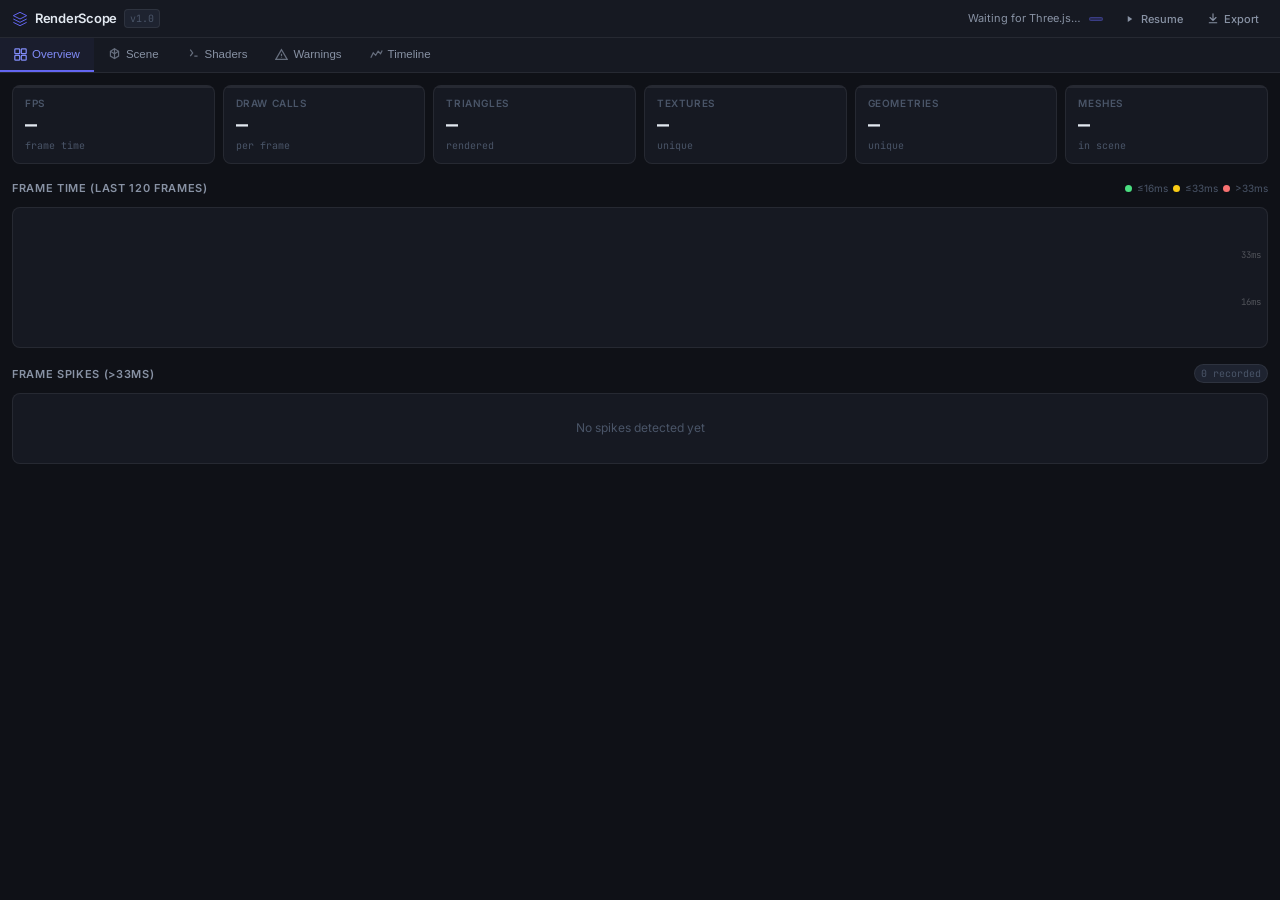
<file: devtools/panel.html>
<!DOCTYPE html>
<html lang="en">
<head>
  <meta charset="UTF-8">
  <meta name="viewport" content="width=device-width, initial-scale=1.0">
  <title>RenderScope</title>
  <link rel="preconnect" href="https://fonts.googleapis.com">
  <link rel="preconnect" href="https://fonts.gstatic.com" crossorigin>
  <link href="https://fonts.googleapis.com/css2?family=Inter:wght@300;400;500;600;700&family=JetBrains+Mono:wght@400;500&display=swap" rel="stylesheet">
  <link rel="stylesheet" href="styles.css">
</head>
<body>

  <!-- ── Header ─────────────────────────────────────────────────── -->
  <header class="app-header">
    <div class="header-brand">
      <svg class="brand-icon" viewBox="0 0 24 24" fill="none" xmlns="http://www.w3.org/2000/svg">
        <path d="M12 2L2 7l10 5 10-5-10-5z" stroke="currentColor" stroke-width="1.5" stroke-linejoin="round"/>
        <path d="M2 17l10 5 10-5" stroke="currentColor" stroke-width="1.5" stroke-linejoin="round"/>
        <path d="M2 12l10 5 10-5" stroke="currentColor" stroke-width="1.5" stroke-linejoin="round"/>
      </svg>
      <span class="brand-name">RenderScope</span>
      <span class="brand-version">v1.0</span>
    </div>

    <div class="header-status">
      <div class="status-indicator" id="statusIndicator">
        <span class="status-dot" id="statusDot"></span>
        <span class="status-text" id="statusText">Waiting for Three.js…</span>
      </div>
      <span class="three-version" id="threeVersion"></span>
    </div>

    <div class="header-controls">
      <button class="btn btn-ghost btn-sm" id="btnToggleProfiling" title="Pause/Resume profiling">
        <svg id="iconPlay" viewBox="0 0 16 16" fill="currentColor" width="12" height="12">
          <path d="M11 8L5 4v8l6-4z"/>
        </svg>
        <svg id="iconPause" viewBox="0 0 16 16" fill="currentColor" width="12" height="12" style="display:none">
          <rect x="4" y="3" width="3" height="10"/>
          <rect x="9" y="3" width="3" height="10"/>
        </svg>
        <span id="profilingLabel">Resume</span>
      </button>
      <button class="btn btn-ghost btn-sm" id="btnExport" title="Export performance report as JSON">
        <svg viewBox="0 0 16 16" fill="currentColor" width="12" height="12">
          <path d="M8 1v9M4 6l4 4 4-4M3 13h10" stroke="currentColor" stroke-width="1.5" fill="none" stroke-linecap="round"/>
        </svg>
        Export
      </button>
    </div>
  </header>

  <!-- ── Tab Bar ────────────────────────────────────────────────── -->
  <nav class="tab-bar" role="tablist">
    <button class="tab active" id="tab-overview"  role="tab" data-tab="overview">
      <svg viewBox="0 0 16 16" fill="none" stroke="currentColor" stroke-width="1.5" width="13" height="13">
        <rect x="1" y="1" width="6" height="6" rx="1"/>
        <rect x="9" y="1" width="6" height="6" rx="1"/>
        <rect x="1" y="9" width="6" height="6" rx="1"/>
        <rect x="9" y="9" width="6" height="6" rx="1"/>
      </svg>
      Overview
    </button>
    <button class="tab" id="tab-scene" role="tab" data-tab="scene">
      <svg viewBox="0 0 16 16" fill="none" stroke="currentColor" stroke-width="1.5" width="13" height="13">
        <path d="M8 1l5 3v6l-5 3-5-3V4z"/>
        <path d="M8 1v12M3 4l5 3 5-3"/>
      </svg>
      Scene
    </button>
    <button class="tab" id="tab-shaders" role="tab" data-tab="shaders">
      <svg viewBox="0 0 16 16" fill="none" stroke="currentColor" stroke-width="1.5" width="13" height="13">
        <path d="M4 2l3 4-3 4M9 10h4"/>
      </svg>
      Shaders
    </button>
    <button class="tab" id="tab-warnings" role="tab" data-tab="warnings">
      <svg viewBox="0 0 16 16" fill="none" stroke="currentColor" stroke-width="1.5" width="13" height="13">
        <path d="M8 2L1 14h14L8 2z"/>
        <path d="M8 7v3M8 11.5v.5"/>
      </svg>
      Warnings
      <span class="badge" id="warningsBadge" style="display:none">0</span>
    </button>
    <button class="tab" id="tab-timeline" role="tab" data-tab="timeline">
      <svg viewBox="0 0 16 16" fill="none" stroke="currentColor" stroke-width="1.5" width="13" height="13">
        <polyline points="1,12 4,6 7,9 10,4 13,7 15,3"/>
      </svg>
      Timeline
    </button>
  </nav>

  <!-- ── Tab Panels ─────────────────────────────────────────────── -->
  <main class="tab-content">

    <!-- ──────────── OVERVIEW TAB ──────────────────────────────── -->
    <section class="panel active" id="panel-overview">

      <!-- Metric Cards Row -->
      <div class="metric-grid">
        <div class="metric-card" id="card-fps">
          <div class="metric-label">FPS</div>
          <div class="metric-value" id="metFps">—</div>
          <div class="metric-sub" id="metFpsSub">frame time</div>
        </div>
        <div class="metric-card" id="card-drawcalls">
          <div class="metric-label">Draw Calls</div>
          <div class="metric-value" id="metDrawCalls">—</div>
          <div class="metric-sub">per frame</div>
        </div>
        <div class="metric-card" id="card-triangles">
          <div class="metric-label">Triangles</div>
          <div class="metric-value" id="metTriangles">—</div>
          <div class="metric-sub">rendered</div>
        </div>
        <div class="metric-card" id="card-textures">
          <div class="metric-label">Textures</div>
          <div class="metric-value" id="metTextures">—</div>
          <div class="metric-sub">unique</div>
        </div>
        <div class="metric-card" id="card-geometries">
          <div class="metric-label">Geometries</div>
          <div class="metric-value" id="metGeometries">—</div>
          <div class="metric-sub">unique</div>
        </div>
        <div class="metric-card" id="card-meshes">
          <div class="metric-label">Meshes</div>
          <div class="metric-value" id="metMeshes">—</div>
          <div class="metric-sub">in scene</div>
        </div>
      </div>

      <!-- Mini frame-time chart -->
      <div class="section-header">
        <span>Frame Time (last 120 frames)</span>
        <div class="legend-row">
          <span class="legend-dot legend-ok"></span><span>≤16ms</span>
          <span class="legend-dot legend-warn"></span><span>≤33ms</span>
          <span class="legend-dot legend-err"></span><span>>33ms</span>
        </div>
      </div>
      <div class="chart-container">
        <canvas id="frameChart" width="800" height="80"></canvas>
        <div class="chart-targets">
          <span class="target-line-label" style="bottom: calc(100% * (16/50));">16ms</span>
          <span class="target-line-label" style="bottom: calc(100% * (33/50));">33ms</span>
        </div>
      </div>

      <!-- Recent Spikes -->
      <div class="section-header">
        <span>Frame Spikes (&gt;33ms)</span>
        <span class="badge-outline" id="spikeCount">0 recorded</span>
      </div>
      <div class="spike-list" id="spikeList">
        <div class="empty-state">No spikes detected yet</div>
      </div>

    </section>

    <!-- ──────────── SCENE TAB ─────────────────────────────────── -->
    <section class="panel" id="panel-scene">

      <div class="toolbar">
        <div class="search-box">
          <svg viewBox="0 0 16 16" fill="none" stroke="currentColor" stroke-width="1.5" width="13" height="13">
            <circle cx="7" cy="7" r="5"/>
            <path d="M11 11l3 3"/>
          </svg>
          <input type="text" id="sceneSearch" placeholder="Filter objects…" autocomplete="off">
        </div>
        <div class="sort-controls">
          <label>Sort by</label>
          <select id="sceneSort">
            <option value="cost">Cost</option>
            <option value="triangles">Triangles</option>
            <option value="textures">Textures</option>
            <option value="name">Name</option>
          </select>
        </div>
        <label class="toggle-label">
          <input type="checkbox" id="showInvisible"> Show hidden
        </label>
      </div>

      <!-- Totals bar -->
      <div class="totals-bar" id="sceneTotalsBar">
        <span id="sceneObjCount">— objects</span>
        <span class="sep">•</span>
        <span id="sceneTotalTris">— triangles</span>
        <span class="sep">•</span>
        <span id="sceneTotalTex">— textures</span>
        <span class="sep">•</span>
        <span id="sceneShadowLights">— shadow lights</span>
      </div>

      <!-- Object table -->
      <div class="table-wrapper">
        <table class="data-table" id="sceneTable">
          <thead>
            <tr>
              <th>Object</th>
              <th>Type</th>
              <th class="num">Triangles</th>
              <th class="num">Textures</th>
              <th>Material</th>
              <th class="num">Cost</th>
              <th>Actions</th>
            </tr>
          </thead>
          <tbody id="sceneTableBody">
            <tr class="empty-row"><td colspan="7" class="empty-state">Waiting for scene data…</td></tr>
          </tbody>
        </table>
      </div>
    </section>

    <!-- ──────────── SHADERS TAB ───────────────────────────────── -->
    <section class="panel" id="panel-shaders">

      <div class="section-header" style="margin-top: 0;">
        <span>Intercepted Shaders</span>
        <span class="hint-text">Shaders are captured when materials compile for the first time</span>
      </div>

      <div id="shaderList" class="shader-list">
        <div class="empty-state">No shaders intercepted yet.<br>Shaders are captured on first render of each material.</div>
      </div>

    </section>

    <!-- ──────────── WARNINGS TAB ─────────────────────────────── -->
    <section class="panel" id="panel-warnings">

      <div class="toolbar" style="justify-content: flex-end; gap: 8px;">
        <label class="toggle-label">
          <input type="checkbox" id="filterErrors" checked> Errors
        </label>
        <label class="toggle-label">
          <input type="checkbox" id="filterWarnings" checked> Warnings
        </label>
        <label class="toggle-label">
          <input type="checkbox" id="filterInfo" checked> Info
        </label>
      </div>

      <div id="warningsList" class="warnings-list">
        <div class="empty-state">No warnings yet — great job, or scene hasn't rendered yet.</div>
      </div>

    </section>

    <!-- ──────────── TIMELINE TAB ─────────────────────────────── -->
    <section class="panel" id="panel-timeline">

      <div class="section-header" style="margin-top:0;">
        <span>Frame Time Timeline</span>
        <div class="timeline-controls">
          <button class="btn btn-ghost btn-sm" id="btnClearTimeline">Clear</button>
        </div>
      </div>

      <div class="chart-container large">
        <canvas id="timelineChart" width="800" height="160"></canvas>
      </div>

      <div class="stats-row">
        <div class="stat-pill">
          <span class="stat-label">Min</span>
          <span class="stat-value mono" id="statMin">—</span>
        </div>
        <div class="stat-pill">
          <span class="stat-label">Avg</span>
          <span class="stat-value mono" id="statAvg">—</span>
        </div>
        <div class="stat-pill">
          <span class="stat-label">Max</span>
          <span class="stat-value mono" id="statMax">—</span>
        </div>
        <div class="stat-pill">
          <span class="stat-label">P95</span>
          <span class="stat-value mono" id="statP95">—</span>
        </div>
        <div class="stat-pill">
          <span class="stat-label">Spikes</span>
          <span class="stat-value mono" id="statSpikes">0</span>
        </div>
      </div>

    </section>

  </main>

  <script src="panel.js"></script>
</body>
</html>
</file>
<file: devtools/styles.css>
/* ============================================================
   RenderScope DevTools Panel — styles.css
   Dark, DevTools-native aesthetic with premium micro-details.
   ============================================================ */

/* ── Design Tokens ────────────────────────────────────────── */
:root {
  --bg-base:        #0f1117;
  --bg-surface:     #161922;
  --bg-elevated:    #1e2330;
  --bg-hover:       #252a3a;
  --bg-active:      #2c3347;

  --border:         rgba(255, 255, 255, 0.07);
  --border-strong:  rgba(255, 255, 255, 0.12);

  --text-primary:   #e2e8f0;
  --text-secondary: #8892a4;
  --text-muted:     #4a5568;
  --text-accent:    #818cf8;

  --accent:         #6366f1;
  --accent-glow:    rgba(99, 102, 241, 0.25);

  --green:          #4ade80;
  --yellow:         #facc15;
  --red:            #f87171;
  --orange:         #fb923c;
  --blue:           #60a5fa;
  --purple:         #c084fc;

  --green-muted:    rgba(74, 222, 128, 0.12);
  --yellow-muted:   rgba(250, 204, 21, 0.12);
  --red-muted:      rgba(248, 113, 113, 0.12);

  --font-sans:      'Inter', -apple-system, BlinkMacSystemFont, sans-serif;
  --font-mono:      'JetBrains Mono', 'Consolas', monospace;

  --radius-sm:    4px;
  --radius-md:    8px;
  --radius-lg:   12px;
  --radius-pill: 999px;

  --transition:  0.15s ease;
  --shadow-sm:   0 1px 4px rgba(0,0,0,0.4);
  --shadow-md:   0 4px 16px rgba(0,0,0,0.5);
}

/* ── Reset ────────────────────────────────────────────────── */
*, *::before, *::after { box-sizing: border-box; margin: 0; padding: 0; }

html, body {
  width: 100%;
  height: 100%;
  overflow: hidden;
}

body {
  font-family: var(--font-sans);
  font-size: 12px;
  line-height: 1.5;
  background: var(--bg-base);
  color: var(--text-primary);
  display: flex;
  flex-direction: column;
}

/* ── Scrollbar ────────────────────────────────────────────── */
::-webkit-scrollbar { width: 6px; height: 6px; }
::-webkit-scrollbar-track { background: transparent; }
::-webkit-scrollbar-thumb { background: rgba(255,255,255,0.15); border-radius: 3px; }
::-webkit-scrollbar-thumb:hover { background: rgba(255,255,255,0.25); }

/* ── Header ───────────────────────────────────────────────── */
.app-header {
  display: flex;
  align-items: center;
  gap: 12px;
  padding: 0 12px;
  height: 38px;
  background: var(--bg-surface);
  border-bottom: 1px solid var(--border);
  flex-shrink: 0;
}

.header-brand {
  display: flex;
  align-items: center;
  gap: 7px;
}

.brand-icon {
  width: 16px;
  height: 16px;
  color: var(--accent);
}

.brand-name {
  font-weight: 600;
  font-size: 13px;
  letter-spacing: -0.02em;
  color: var(--text-primary);
}

.brand-version {
  font-size: 10px;
  color: var(--text-muted);
  font-family: var(--font-mono);
  background: var(--bg-elevated);
  padding: 1px 5px;
  border-radius: var(--radius-sm);
  border: 1px solid var(--border);
}

.header-status {
  display: flex;
  align-items: center;
  gap: 8px;
  margin-left: auto;
}

.status-indicator {
  display: flex;
  align-items: center;
  gap: 5px;
}

.status-dot {
  width: 6px;
  height: 6px;
  border-radius: 50%;
  flex-shrink: 0;
  transition: background var(--transition), box-shadow var(--transition);
}

.dot-active {
  background: var(--green);
  box-shadow: 0 0 0 2px rgba(74, 222, 128, 0.25);
  animation: pulse-green 2s infinite;
}

.dot-idle   { background: var(--text-muted); }
.dot-paused { background: var(--yellow); }
.dot-error  { background: var(--red); }

@keyframes pulse-green {
  0%, 100% { box-shadow: 0 0 0 2px rgba(74,222,128,0.25); }
  50%       { box-shadow: 0 0 0 4px rgba(74,222,128,0.1); }
}

.status-text {
  font-size: 11px;
  color: var(--text-secondary);
}

.three-version {
  font-size: 10px;
  font-family: var(--font-mono);
  color: var(--text-accent);
  background: var(--accent-glow);
  padding: 1px 6px;
  border-radius: var(--radius-pill);
  border: 1px solid rgba(99,102,241,0.3);
}

.header-controls {
  display: flex;
  gap: 6px;
}

/* ── Buttons ──────────────────────────────────────────────── */
.btn {
  display: inline-flex;
  align-items: center;
  gap: 5px;
  border: 1px solid var(--border-strong);
  border-radius: var(--radius-sm);
  background: var(--bg-elevated);
  color: var(--text-secondary);
  font-family: var(--font-sans);
  font-size: 11px;
  font-weight: 500;
  cursor: pointer;
  transition: all var(--transition);
  white-space: nowrap;
}

.btn:hover { background: var(--bg-hover); color: var(--text-primary); border-color: var(--border-strong); }
.btn:active { background: var(--bg-active); }

.btn-sm { padding: 3px 8px; height: 24px; }

.btn-ghost { background: transparent; border-color: transparent; }
.btn-ghost:hover { background: var(--bg-elevated); border-color: var(--border); }

.btn-icon {
  display: inline-flex;
  align-items: center;
  justify-content: center;
  width: 22px;
  height: 22px;
  padding: 0;
  border: 1px solid transparent;
  border-radius: var(--radius-sm);
  background: transparent;
  color: var(--text-muted);
  cursor: pointer;
  transition: all var(--transition);
}

.btn-icon:hover { background: var(--bg-hover); color: var(--text-primary); border-color: var(--border); }
.btn-icon.active { background: var(--accent-glow); color: var(--accent); border-color: rgba(99,102,241,0.4); }

/* ── Tab Bar ──────────────────────────────────────────────── */
.tab-bar {
  display: flex;
  align-items: stretch;
  background: var(--bg-surface);
  border-bottom: 1px solid var(--border);
  flex-shrink: 0;
  overflow-x: auto;
}

.tab {
  display: inline-flex;
  align-items: center;
  gap: 5px;
  padding: 0 14px;
  height: 34px;
  font-size: 11.5px;
  font-weight: 500;
  color: var(--text-secondary);
  background: transparent;
  border: none;
  border-bottom: 2px solid transparent;
  cursor: pointer;
  white-space: nowrap;
  transition: all var(--transition);
  position: relative;
}

.tab:hover { color: var(--text-primary); background: var(--bg-hover); }

.tab.active {
  color: var(--text-accent);
  border-bottom-color: var(--accent);
  background: rgba(99,102,241,0.05);
}

.tab svg { opacity: 0.7; }
.tab.active svg { opacity: 1; }

/* ── Tab Content ──────────────────────────────────────────── */
.tab-content {
  flex: 1;
  overflow: hidden;
  position: relative;
}

.panel {
  display: none;
  flex-direction: column;
  height: 100%;
  overflow-y: auto;
  padding: 12px;
  gap: 10px;
}

.panel.active { display: flex; }

/* ── Metric Grid (Overview) ───────────────────────────────── */
.metric-grid {
  display: grid;
  grid-template-columns: repeat(6, 1fr);
  gap: 8px;
}

@media (max-width: 600px) {
  .metric-grid { grid-template-columns: repeat(3, 1fr); }
}

.metric-card {
  background: var(--bg-surface);
  border: 1px solid var(--border);
  border-radius: var(--radius-md);
  padding: 10px 12px;
  transition: border-color var(--transition);
  position: relative;
  overflow: hidden;
}

.metric-card::before {
  content: '';
  position: absolute;
  top: 0;
  left: 0;
  right: 0;
  height: 2px;
  background: var(--border);
  transition: background var(--transition);
}

.metric-card[data-health="good"]::before  { background: var(--green); }
.metric-card[data-health="warn"]::before  { background: var(--yellow); }
.metric-card[data-health="bad"]::before   { background: var(--red); }
.metric-card[data-health="good"] { border-color: rgba(74,222,128,0.2); }
.metric-card[data-health="warn"] { border-color: rgba(250,204,21,0.2); }
.metric-card[data-health="bad"]  { border-color: rgba(248,113,113,0.2); }

.metric-label {
  font-size: 10px;
  font-weight: 600;
  text-transform: uppercase;
  letter-spacing: 0.06em;
  color: var(--text-muted);
  margin-bottom: 4px;
}

.metric-value {
  font-family: var(--font-mono);
  font-size: 20px;
  font-weight: 700;
  color: var(--text-primary);
  line-height: 1;
  margin-bottom: 3px;
  letter-spacing: -0.02em;
}

.metric-sub {
  font-size: 10px;
  color: var(--text-muted);
  font-family: var(--font-mono);
}

/* ── Section Headers ──────────────────────────────────────── */
.section-header {
  display: flex;
  align-items: center;
  justify-content: space-between;
  font-size: 11px;
  font-weight: 600;
  color: var(--text-secondary);
  text-transform: uppercase;
  letter-spacing: 0.06em;
  margin-top: 6px;
}

.badge-outline {
  font-size: 10px;
  font-family: var(--font-mono);
  color: var(--text-muted);
  font-weight: 400;
  text-transform: none;
  letter-spacing: 0;
  background: var(--bg-elevated);
  padding: 1px 6px;
  border-radius: var(--radius-pill);
  border: 1px solid var(--border);
}

.hint-text {
  font-size: 10px;
  color: var(--text-muted);
  font-weight: 400;
  text-transform: none;
  letter-spacing: 0;
}

/* ── Frame Chart ──────────────────────────────────────────── */
.chart-container {
  background: var(--bg-surface);
  border: 1px solid var(--border);
  border-radius: var(--radius-md);
  position: relative;
  overflow: hidden;
  padding: 8px;
}

.chart-container canvas {
  display: block;
  width: 100%;
  height: auto;
}

.chart-container.large canvas {
  height: 160px;
}

.chart-targets {
  position: absolute;
  inset: 0;
  pointer-events: none;
}

.target-line-label {
  position: absolute;
  right: 6px;
  font-size: 9px;
  color: rgba(255,255,255,0.25);
  font-family: var(--font-mono);
  transform: translateY(50%);
}

.legend-row {
  display: flex;
  align-items: center;
  gap: 5px;
  font-size: 10px;
  color: var(--text-muted);
  font-weight: 400;
  text-transform: none;
  letter-spacing: 0;
}

.legend-dot {
  width: 7px;
  height: 7px;
  border-radius: 50%;
}

.legend-ok   { background: var(--green); }
.legend-warn { background: var(--yellow); }
.legend-err  { background: var(--red); }

/* ── Spike List ───────────────────────────────────────────── */
.spike-list {
  background: var(--bg-surface);
  border: 1px solid var(--border);
  border-radius: var(--radius-md);
  overflow: hidden;
}

.spike-item {
  display: flex;
  align-items: center;
  gap: 10px;
  padding: 6px 12px;
  border-bottom: 1px solid var(--border);
  font-size: 11px;
}

.spike-item:last-child { border-bottom: none; }

.spike-time {
  font-family: var(--font-mono);
  font-weight: 600;
  color: var(--red);
  min-width: 55px;
}

.spike-detail { color: var(--text-secondary); flex: 1; }
.spike-age    { color: var(--text-muted); font-size: 10px; font-family: var(--font-mono); }

/* ── Toolbar ──────────────────────────────────────────────── */
.toolbar {
  display: flex;
  align-items: center;
  gap: 8px;
  padding: 0;
}

.search-box {
  display: flex;
  align-items: center;
  gap: 6px;
  background: var(--bg-surface);
  border: 1px solid var(--border);
  border-radius: var(--radius-sm);
  padding: 4px 8px;
  flex: 1;
  max-width: 260px;
}

.search-box svg { color: var(--text-muted); flex-shrink: 0; }

.search-box input {
  border: none;
  background: transparent;
  color: var(--text-primary);
  font-family: var(--font-sans);
  font-size: 11.5px;
  outline: none;
  width: 100%;
}

.search-box input::placeholder { color: var(--text-muted); }

.sort-controls {
  display: flex;
  align-items: center;
  gap: 5px;
  font-size: 11px;
  color: var(--text-secondary);
}

.sort-controls select,
select {
  background: var(--bg-elevated);
  border: 1px solid var(--border);
  border-radius: var(--radius-sm);
  color: var(--text-primary);
  font-family: var(--font-sans);
  font-size: 11px;
  padding: 3px 6px;
  outline: none;
  cursor: pointer;
}

.toggle-label {
  display: flex;
  align-items: center;
  gap: 4px;
  font-size: 11px;
  color: var(--text-secondary);
  cursor: pointer;
  white-space: nowrap;
}

.toggle-label input { cursor: pointer; accent-color: var(--accent); }

/* ── Totals Bar ───────────────────────────────────────────── */
.totals-bar {
  display: flex;
  align-items: center;
  gap: 6px;
  font-size: 11px;
  color: var(--text-secondary);
  background: var(--bg-surface);
  border: 1px solid var(--border);
  border-radius: var(--radius-sm);
  padding: 5px 10px;
}

.sep { color: var(--text-muted); }

/* ── Data Table ───────────────────────────────────────────── */
.table-wrapper {
  background: var(--bg-surface);
  border: 1px solid var(--border);
  border-radius: var(--radius-md);
  overflow: auto;
  flex: 1;
}

.data-table {
  width: 100%;
  border-collapse: collapse;
  table-layout: fixed;
  font-size: 11.5px;
}

.data-table thead {
  position: sticky;
  top: 0;
  z-index: 1;
}

.data-table th {
  background: var(--bg-elevated);
  color: var(--text-muted);
  font-weight: 600;
  font-size: 10px;
  text-transform: uppercase;
  letter-spacing: 0.06em;
  padding: 7px 10px;
  text-align: left;
  border-bottom: 1px solid var(--border-strong);
  white-space: nowrap;
}

.data-table th.num { text-align: right; }

.data-table td {
  padding: 5px 10px;
  border-bottom: 1px solid var(--border);
  color: var(--text-secondary);
  max-width: 0;
  overflow: hidden;
  text-overflow: ellipsis;
  white-space: nowrap;
}

.data-table td.num {
  text-align: right;
  font-family: var(--font-mono);
  font-size: 11px;
}

.data-table tr:last-child td { border-bottom: none; }

.data-table tr.scene-row:hover td { background: var(--bg-hover); color: var(--text-primary); }
.data-table tr.scene-row { transition: none; }

.data-table tr.row-hidden td { opacity: 0.45; }

.obj-name {
  display: flex;
  align-items: center;
  gap: 5px;
}

.obj-type-dot {
  width: 6px;
  height: 6px;
  border-radius: 50%;
  flex-shrink: 0;
  background: var(--text-muted);
}

.type-mesh        { background: var(--blue); }
.type-instancedmesh { background: var(--purple); }
.type-skinnedmesh { background: var(--orange); }
.type-points      { background: var(--green); }

.name-text {
  color: var(--text-primary);
  font-weight: 500;
  overflow: hidden;
  text-overflow: ellipsis;
}

/* Chips */
.type-chip, .mat-chip {
  display: inline-block;
  padding: 1px 6px;
  border-radius: var(--radius-pill);
  font-size: 10px;
  font-weight: 500;
  background: var(--bg-elevated);
  color: var(--text-muted);
  border: 1px solid var(--border);
  white-space: nowrap;
  max-width: 120px;
  overflow: hidden;
  text-overflow: ellipsis;
}

.mat-chip { color: var(--text-accent); border-color: rgba(99,102,241,0.25); background: rgba(99,102,241,0.08); }

/* Status badges */
.badge-shadow   { font-size: 10px; color: var(--yellow); }
.badge-hidden   { font-size: 9px; padding: 1px 4px; background: var(--bg-elevated); border-radius: 3px; color: var(--text-muted); border: 1px solid var(--border); }
.badge-skinned  { font-size: 9px; padding: 1px 4px; background: rgba(251,146,60,0.15); border-radius: 3px; color: var(--orange); border: 1px solid rgba(251,146,60,0.3); }
.badge-instanced{ font-size: 9px; padding: 1px 4px; background: rgba(192,132,252,0.15); border-radius: 3px; color: var(--purple); border: 1px solid rgba(192,132,252,0.3); }

/* Cost bar */
.cost-bar-wrap {
  display: flex;
  align-items: center;
  gap: 5px;
  justify-content: flex-end;
}

.cost-bar {
  height: 4px;
  border-radius: 2px;
  transition: width var(--transition);
}

.cost-low  { background: var(--green); }
.cost-mid  { background: var(--yellow); }
.cost-high { background: var(--red); }

.cost-num {
  font-family: var(--font-mono);
  font-size: 11px;
  min-width: 20px;
  text-align: right;
}

/* ── Shader Cards ─────────────────────────────────────────── */
.shader-list {
  display: flex;
  flex-direction: column;
  gap: 10px;
}

.shader-card {
  background: var(--bg-surface);
  border: 1px solid var(--border);
  border-radius: var(--radius-md);
  overflow: hidden;
  transition: border-color var(--transition);
}

.shader-card.shader-expensive {
  border-color: rgba(248,113,113,0.3);
}

.shader-card-header {
  display: flex;
  align-items: center;
  justify-content: space-between;
  padding: 10px 14px;
  background: var(--bg-elevated);
  border-bottom: 1px solid var(--border);
}

.shader-name {
  display: flex;
  align-items: center;
  gap: 7px;
  font-weight: 600;
  font-size: 12px;
  color: var(--text-primary);
}

.shader-material-icon { color: var(--accent); font-size: 10px; }

.badge-expensive {
  font-size: 9px;
  padding: 1px 5px;
  background: var(--red-muted);
  color: var(--red);
  border-radius: var(--radius-pill);
  border: 1px solid rgba(248,113,113,0.3);
  font-weight: 700;
  letter-spacing: 0.05em;
}

.shader-score {
  display: flex;
  align-items: baseline;
  gap: 3px;
}

.score-label { font-size: 10px; color: var(--text-muted); text-transform: uppercase; letter-spacing: 0.05em; margin-right: 2px; }
.score-value { font-family: var(--font-mono); font-size: 20px; font-weight: 700; line-height: 1; }
.score-max   { font-family: var(--font-mono); font-size: 10px; color: var(--text-muted); }

.score-low  { color: var(--green); }
.score-mid  { color: var(--yellow); }
.score-high { color: var(--red); }

.shader-stages {
  display: grid;
  grid-template-columns: 1fr 1fr;
  gap: 1px;
  background: var(--border);
}

.shader-stage {
  background: var(--bg-surface);
  padding: 8px 14px;
}

.stage-label {
  font-size: 9.5px;
  font-weight: 600;
  text-transform: uppercase;
  letter-spacing: 0.06em;
  color: var(--text-muted);
  margin-bottom: 6px;
}

.stage-metrics {
  display: flex;
  flex-wrap: wrap;
  gap: 6px;
  align-items: center;
}

.sm-item {
  font-size: 11px;
  color: var(--text-secondary);
  font-family: var(--font-mono);
}

.sm-item b { color: var(--text-primary); font-weight: 600; }

.warn-item b { color: var(--orange); }

.sm-score {
  font-family: var(--font-mono);
  font-size: 11px;
  color: var(--text-muted);
  margin-left: auto;
  padding: 1px 6px;
  background: var(--bg-elevated);
  border-radius: var(--radius-sm);
  border: 1px solid var(--border);
}

.sm-score.high { color: var(--red); border-color: rgba(248,113,113,0.3); background: var(--red-muted); }

.shader-flags {
  padding: 8px 14px;
  display: flex;
  flex-direction: column;
  gap: 4px;
  border-top: 1px solid var(--border);
  background: var(--bg-base);
}

.shader-flag {
  font-size: 11px;
  color: var(--text-secondary);
  display: flex;
  gap: 6px;
  align-items: flex-start;
}

.flag-stage {
  font-family: var(--font-mono);
  font-size: 10px;
  color: var(--text-muted);
  flex-shrink: 0;
}

.shader-flag.severity-error   { color: var(--red); }
.shader-flag.severity-warning { color: var(--yellow); }
.shader-flag.severity-info    { color: var(--blue); }

/* ── Warnings List ────────────────────────────────────────── */
.warnings-list {
  display: flex;
  flex-direction: column;
  gap: 8px;
}

.warning-card {
  background: var(--bg-surface);
  border: 1px solid var(--border);
  border-radius: var(--radius-md);
  padding: 10px 14px;
  border-left: 3px solid var(--border);
  transition: border-color var(--transition);
}

.warning-card.severity-error   { border-left-color: var(--red);    background: rgba(248,113,113,0.04); }
.warning-card.severity-warning { border-left-color: var(--yellow); background: rgba(250,204,21,0.04); }
.warning-card.severity-info    { border-left-color: var(--blue);   background: rgba(96,165,250,0.04); }

.warning-header {
  display: flex;
  align-items: center;
  gap: 7px;
  margin-bottom: 5px;
}

.warning-icon {
  font-size: 12px;
  width: 16px;
  text-align: center;
}

.severity-error   .warning-icon { color: var(--red); }
.severity-warning .warning-icon { color: var(--yellow); }
.severity-info    .warning-icon { color: var(--blue); }

.warning-category {
  font-size: 10px;
  font-weight: 600;
  text-transform: uppercase;
  letter-spacing: 0.06em;
  color: var(--text-muted);
}

.severity-chip-error   { color: var(--red);    background: var(--red-muted);    border: 1px solid rgba(248,113,113,0.3); }
.severity-chip-warning { color: var(--yellow); background: var(--yellow-muted); border: 1px solid rgba(250,204,21,0.3); }
.severity-chip-info    { color: var(--blue);   background: rgba(96,165,250,0.1); border: 1px solid rgba(96,165,250,0.3); }

.severity-chip-error, .severity-chip-warning, .severity-chip-info {
  font-size: 9px;
  font-weight: 700;
  letter-spacing: 0.05em;
  padding: 1px 5px;
  border-radius: var(--radius-pill);
}

.warning-metric {
  font-family: var(--font-mono);
  font-size: 10px;
  color: var(--text-muted);
  margin-left: auto;
}

.warning-title {
  font-size: 12.5px;
  font-weight: 600;
  color: var(--text-primary);
  margin-bottom: 4px;
  line-height: 1.4;
}

.warning-detail {
  font-size: 11.5px;
  color: var(--text-secondary);
  line-height: 1.6;
}

.warning-docs {
  display: inline-block;
  margin-top: 5px;
  font-size: 10.5px;
  color: var(--text-accent);
  text-decoration: none;
}

.warning-docs:hover { text-decoration: underline; }

/* ── Badge ────────────────────────────────────────────────── */
.badge {
  display: inline-flex;
  align-items: center;
  justify-content: center;
  min-width: 16px;
  height: 16px;
  padding: 0 4px;
  border-radius: var(--radius-pill);
  font-size: 9.5px;
  font-weight: 700;
  line-height: 1;
}

.badge-error { background: var(--red);    color: #0f1117; }
.badge-warn  { background: var(--yellow); color: #0f1117; }

/* ── Timeline stats row ───────────────────────────────────── */
.stats-row {
  display: flex;
  gap: 8px;
  flex-wrap: wrap;
}

.stat-pill {
  display: flex;
  align-items: center;
  gap: 6px;
  background: var(--bg-surface);
  border: 1px solid var(--border);
  border-radius: var(--radius-pill);
  padding: 4px 12px;
}

.stat-label {
  font-size: 10px;
  font-weight: 600;
  text-transform: uppercase;
  letter-spacing: 0.06em;
  color: var(--text-muted);
}

.stat-value {
  font-size: 12px;
  font-weight: 600;
  color: var(--text-primary);
}

.mono { font-family: var(--font-mono); }

/* ── Empty States ─────────────────────────────────────────── */
.empty-state {
  text-align: center;
  color: var(--text-muted);
  font-size: 12px;
  padding: 24px 16px;
  line-height: 1.7;
}

.empty-row td { padding: 24px !important; }

/* ── Timeline controls ────────────────────────────────────── */
.timeline-controls {
  display: flex;
  gap: 6px;
}
</file>
